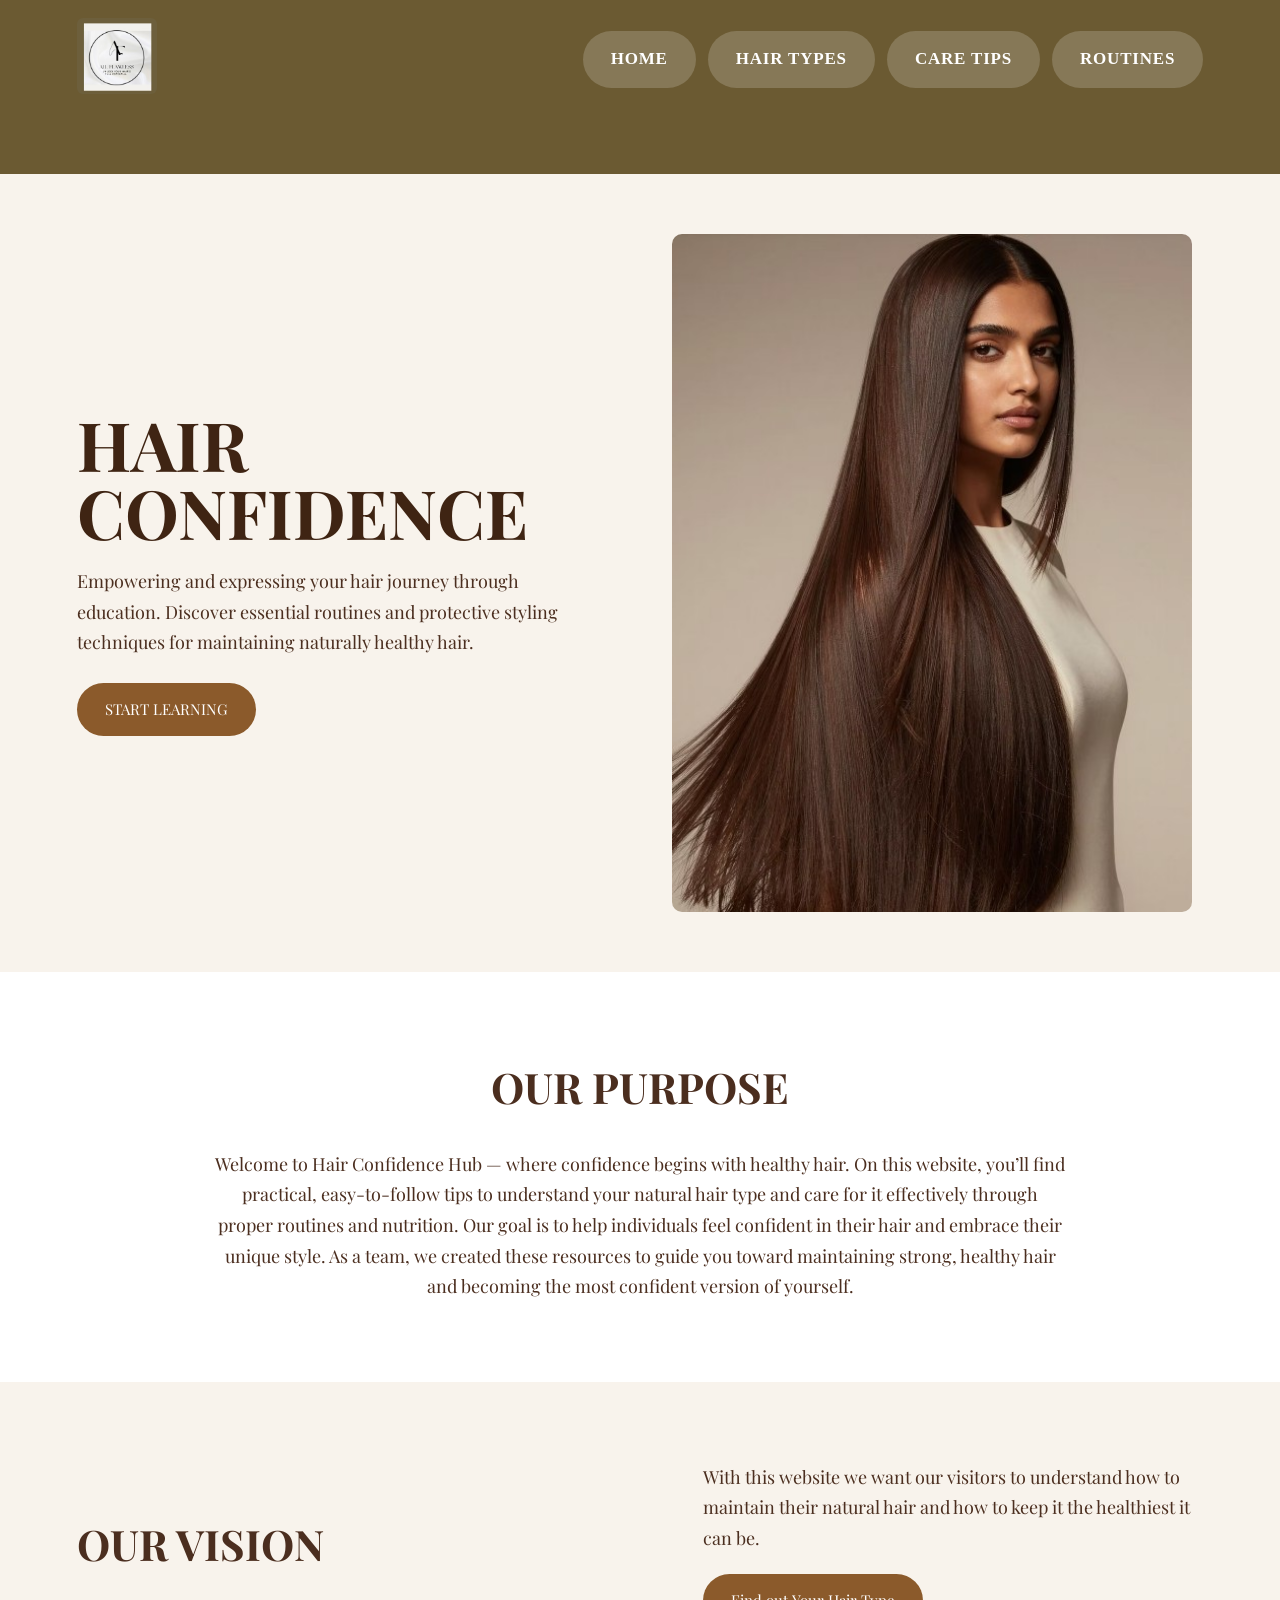
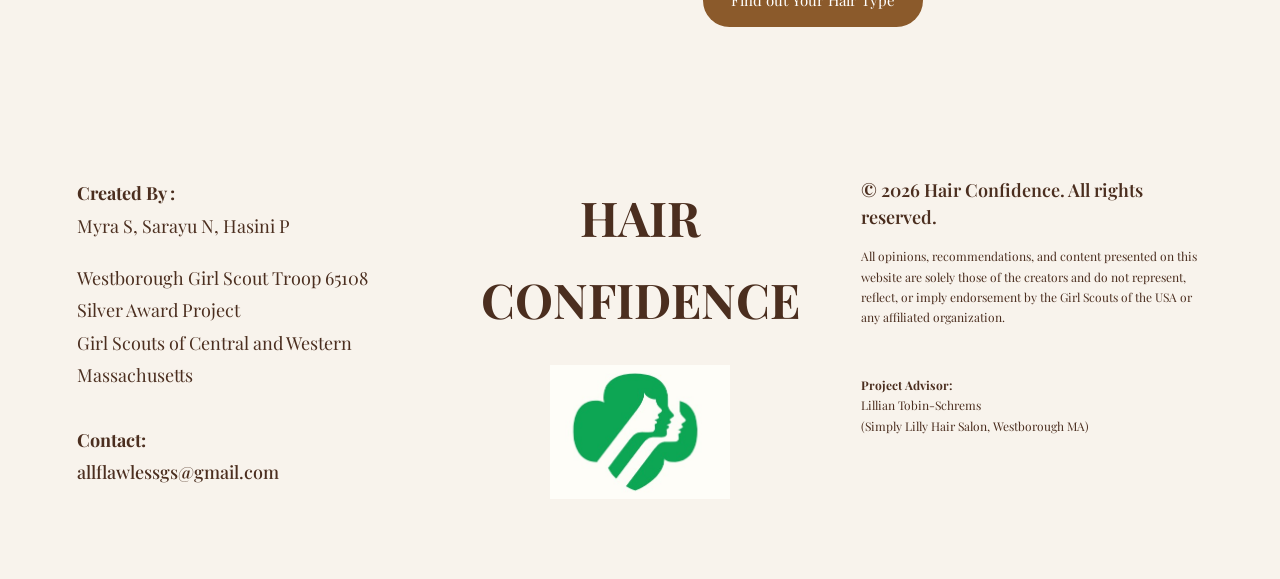
<file: index.html>
<!DOCTYPE html>
<html lang="en">
<head>
  <meta charset="UTF-8">
  <meta name="viewport" content="width=device-width, initial-scale=1.0">
  <title>Hair Confidence | Home</title>
   <!-- Google Font -->
  <link href="https://fonts.googleapis.com/css2?family=Playfair+Display:wght@600&display=swap" rel="stylesheet">

  <link rel="stylesheet" href="style.css">
</head>
<body>

  <!-- TOP NAVBAR -->
  <nav class="navbar">
    <div class="logo">
      <img src="Logo.jpg" alt="Logo">
    </div>

    <div class="nav-links">
      <a href="index.html">HOME</a>
      <a href="hair-types.html">HAIR TYPES</a>
      <a href="care-tips.html">CARE TIPS</a>
      <a href="routines.html">ROUTINES</a>
    </div>
  </nav>
<div class="announcement-bar">
  <div class="announcement-track">
    ✦ when confidence meets hair ✦
    ✦ when confidence meets hair ✦
    ✦ when confidence meets hair ✦
    ✦ when confidence meets hair ✦
  </div>
</div>
  <!-- HERO SECTION -->
  <section class="hero">
    <div class="hero-text reveal reveal-up">
      <h1>HAIR<br>CONFIDENCE</h1>

      <p>
        Empowering and expressing your hair journey through education.
        Discover essential routines and protective styling techniques
        for maintaining naturally healthy hair.
      </p>

      <a href="hair-types.html" class="btn">START LEARNING</a>
    </div>

    <div class="hero-image reveal reveal-left">
      <img src="routines-straight-hair.jpg" alt="Hair Model">
    </div>
  </section>

  <!-- OUR JOURNEY -->
  <section class="journey">
    <h2>OUR PURPOSE</h2>

    <p>
     Welcome to Hair Confidence Hub — where confidence begins with healthy hair. 
      On this website, you’ll find practical, easy-to-follow tips to understand your natural hair type and care for it effectively through proper routines and nutrition. 
      Our goal is to help individuals feel confident in their hair and embrace their unique style. 
      As a team, we created these resources to guide you toward maintaining strong, healthy hair and becoming the most confident version of yourself.
    </p>
  </section>

  <!-- MISSION STRIP -->
  <section class="mission-strip">
    <div class="mission-left">
      <h2>OUR VISION</h2>
    </div>

    <div class="mission-right">
      <p>
        With this website we want our visitors to understand
        how to maintain their natural hair and how to keep it
        the healthiest it can be.
      </p>

      <a href="hair-types.html" class="small-btn">Find out Your Hair Type</a>
    </div>
  </section>

<!-- FOOTER -->
<footer class="footer">

  <div class="footer-content">

    <!-- LEFT -->
    <div class="footer-left">
      <p><strong>Created By :</strong><br>
      Myra S, Sarayu N, Hasini P</p>

    <p>
  Westborough Girl Scout Troop 65108<br>
  Silver Award Project<br>
  Girl Scouts of Central and Western Massachusetts<br><br>

  <strong>Contact:</strong><br>
  <a href="mailto:allflawlessgs@gmail.com" class="footer-email">
    allflawlessgs@gmail.com
  </a>
</p>
    </div>

    <!-- CENTER -->
    <div class="footer-center">
      <h2>HAIR CONFIDENCE</h2>

      <img src="footer1-photo.jpg"
           alt="Girl Scouts Logo"
           class="footer-large-logo">
    </div>

    <!-- RIGHT -->
  <div class="footer-right">

  <p class="footer-main">
    © 2026 Hair Confidence. All rights reserved.
  </p>

  <p class="footer-disclaimer">
    All opinions, recommendations, and content presented on this website are solely those of the creators and do not represent, reflect, or imply endorsement by the Girl Scouts of the USA or any affiliated organization.
  </p>
<br>
<p class="footer-disclaimer advisor-space">
  <strong>Project Advisor:</strong><br>
  Lillian Tobin-Schrems<br>
  (Simply Lilly Hair Salon, Westborough MA)
</p>
</div>

  </div>

</footer><script>
function revealOnScroll() {
  let reveals = document.querySelectorAll(".reveal");

  for (let i = 0; i < reveals.length; i++) {
    let windowHeight = window.innerHeight;
    let elementTop = reveals[i].getBoundingClientRect().top;
    let elementVisible = 120;

    if (elementTop < windowHeight - elementVisible) {
      reveals[i].classList.add("active");
    }
  }
}

window.addEventListener("scroll", revealOnScroll);
window.addEventListener("load", revealOnScroll);
</script>
</body>
</html>
</file>
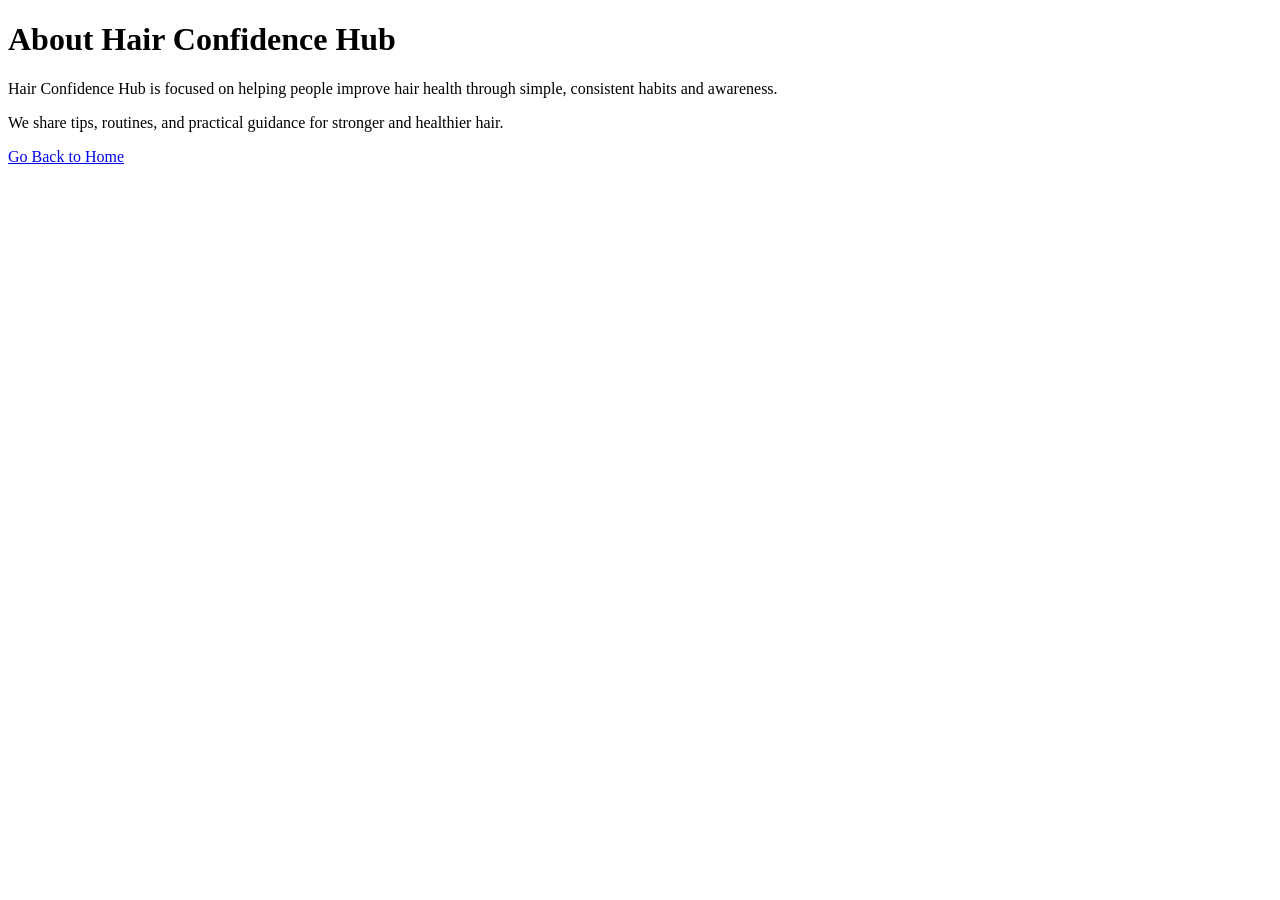
<file: about.html>
<!DOCTYPE html>
<html>
<head>
  <title>About - Hair Confidence Hub</title>
</head>
<body>

  <h1>About Hair Confidence Hub</h1>

  <p>
    Hair Confidence Hub is focused on helping people improve hair health 
    through simple, consistent habits and awareness.
  </p>

  <p>
    We share tips, routines, and practical guidance for stronger and healthier hair.
  </p>

  <!-- Link back to home -->
  <a href="index.html">Go Back to Home</a>

</body>
</html>
</file>
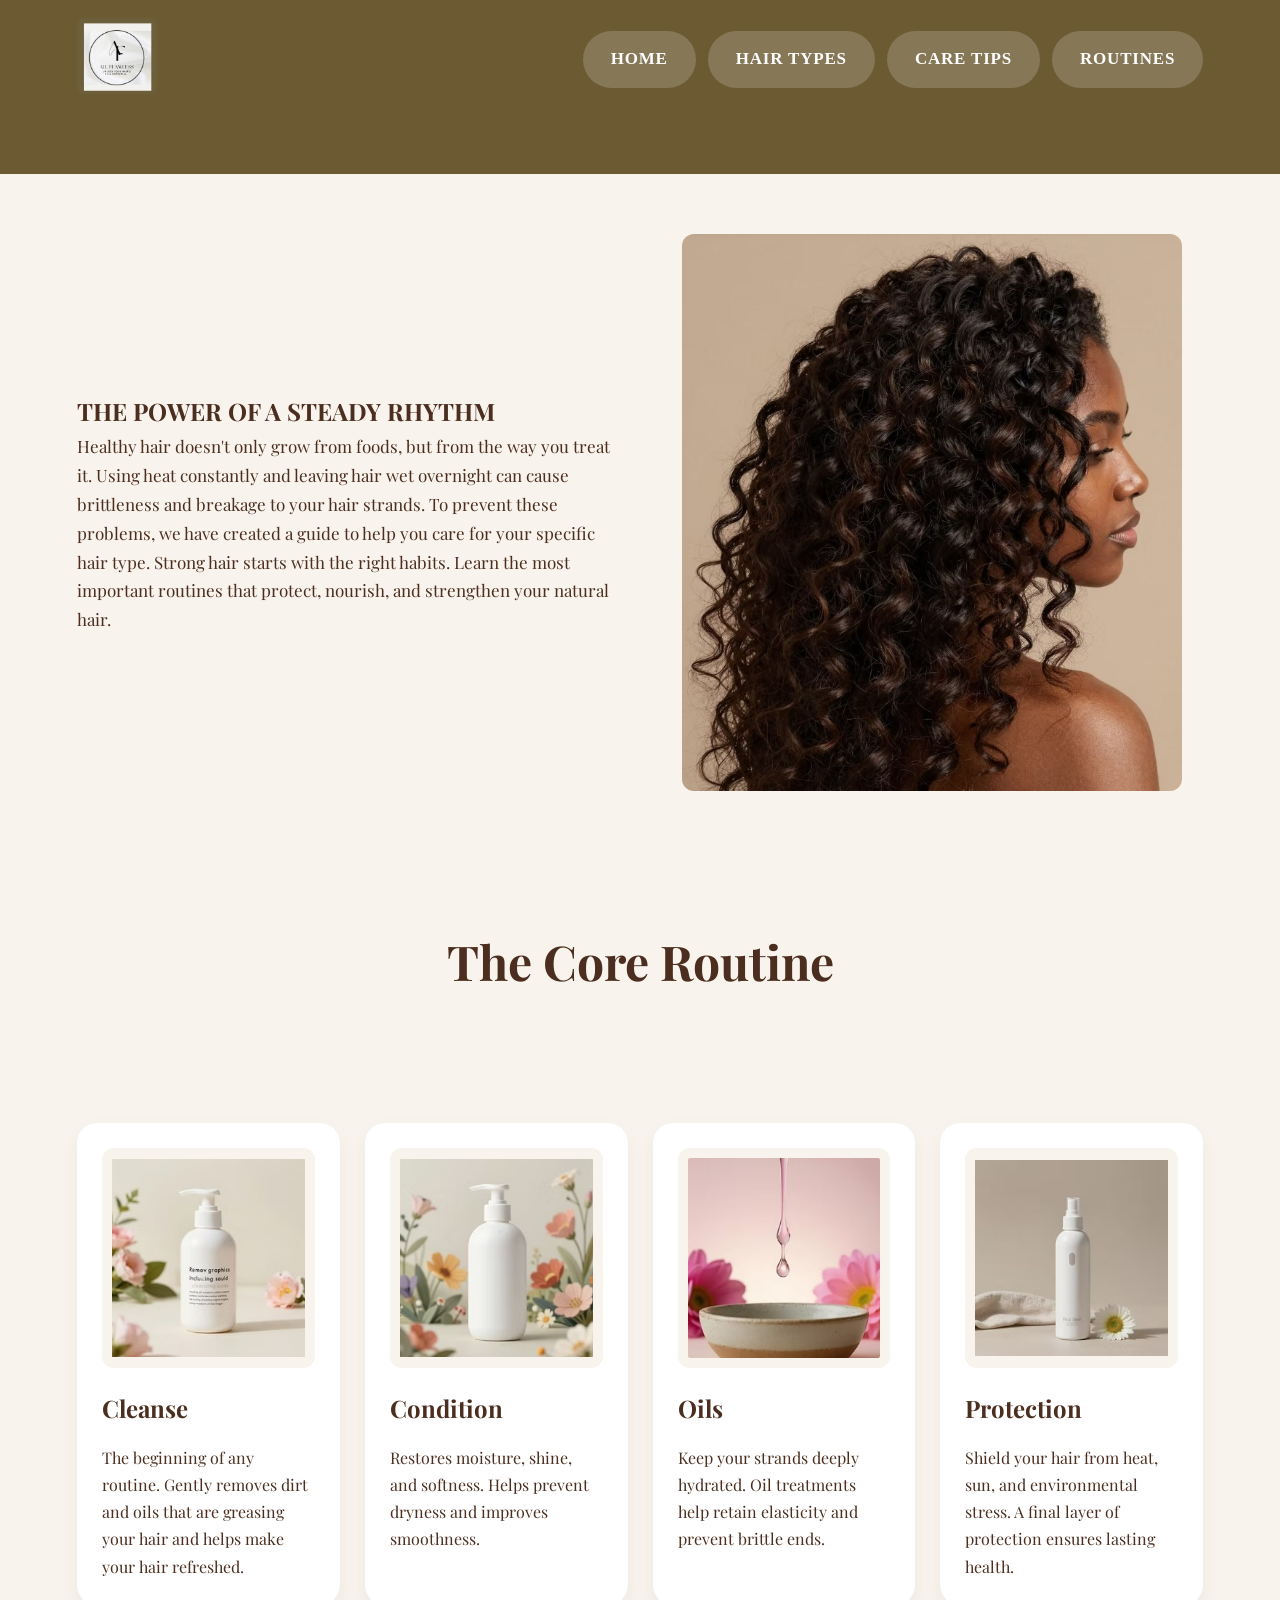
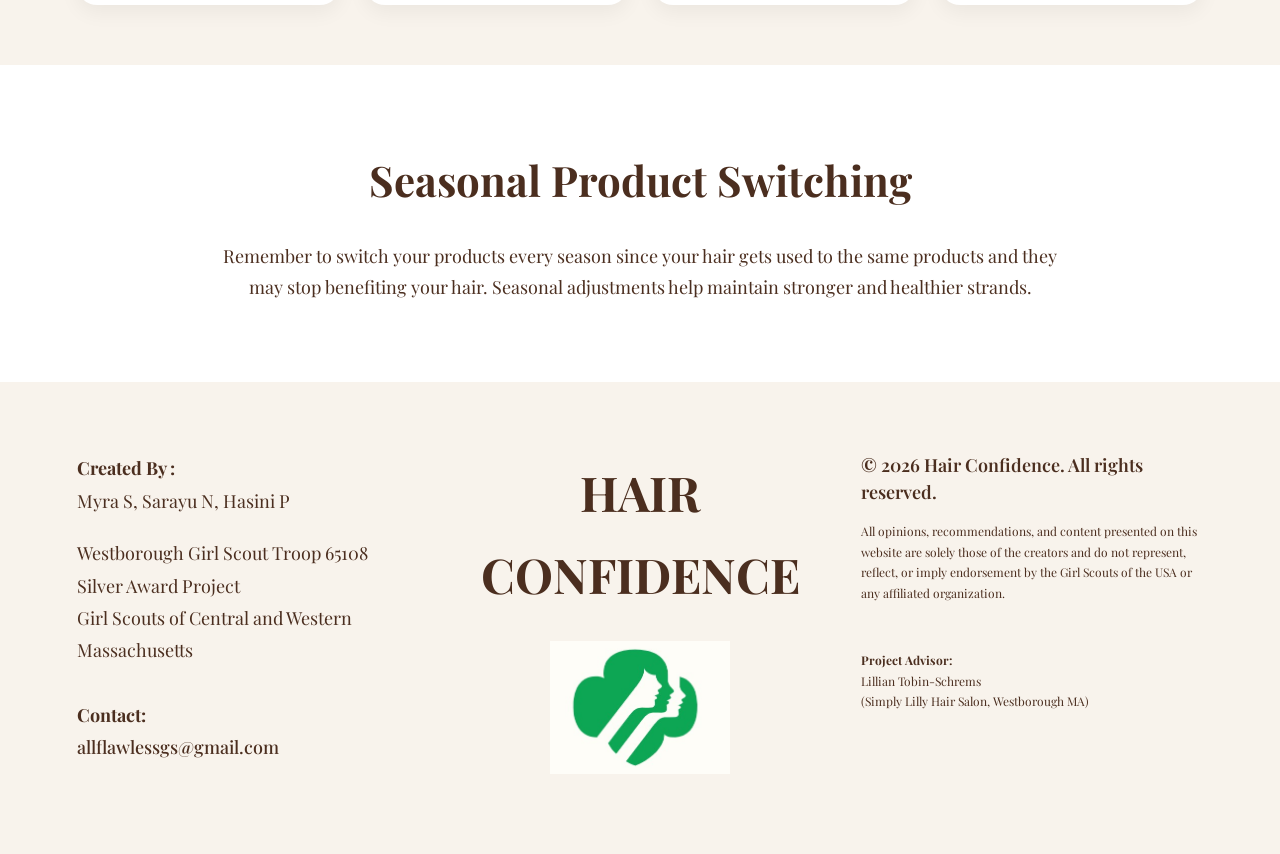
<file: care-tips.html>
<!DOCTYPE html>
<html lang="en">
<head>
  <meta charset="UTF-8">
  <meta name="viewport" content="width=device-width, initial-scale=1.0">
  <title>Hair Confidence | Care Tips</title>
   <!-- Google Font -->
  <link href="https://fonts.googleapis.com/css2?family=Playfair+Display:wght@600&display=swap" rel="stylesheet">

  <link rel="stylesheet" href="style.css">
</head>
<body>

  <!-- NAVBAR -->
  <nav class="navbar">
    <div class="logo">
      <img src="Logo.jpg" alt="Logo">
    </div>

    <div class="nav-links">
      <a href="index.html">HOME</a>
      <a href="hair-types.html">HAIR TYPES</a>
      <a href="care-tips.html">CARE TIPS</a>
      <a href="routines.html">ROUTINES</a>
    </div>
  </nav>

  <!-- MOVING BAR -->
  <div class="announcement-bar">
    <div class="announcement-track">
      ✦ when confidence meets hair ✦
      ✦ when confidence meets hair ✦
      ✦ when confidence meets hair ✦
      ✦ when confidence meets hair ✦
    </div>
  </div>

  <!-- HERO SECTION -->
  <section class="split-section">
    <div class="split-text reveal reveal-up">
      <h1>THE POWER OF A STEADY RHYTHM</h1>

      <p>
        Healthy hair doesn't only grow from foods, but from the way you treat it.
        Using heat constantly and leaving hair wet overnight can cause brittleness
        and breakage to your hair strands.

        To prevent these problems, we have created a guide to help you care for
        your specific hair type. Strong hair starts with the right habits.

        Learn the most important routines that protect, nourish, and strengthen
        your natural hair.
      </p>
    </div>

    <div class="split-image reveal reveal-left">
      <img src="care-tips-model.jpg" alt="Hair Care Model">
    </div>
  </section>

  <!-- CORE ROUTINE TITLE -->
  <section class="page-title">
    <h1>The Core Routine</h1>
  </section>

  <!-- CORE ROUTINE CARDS -->
  <section class="tips-grid">

    <div class="card">
      <img src="care-tips-cleanse.jpg" alt="Cleanse" class="follicle-img">
      <h2>Cleanse</h2>
      <p>
        The beginning of any routine. Gently removes dirt and oils
        that are greasing your hair and helps make your hair refreshed.
      </p>
    </div>

    <div class="card">
      <img src="care-tips-condition.jpg" alt="Condition" class="follicle-img">
      <h2>Condition</h2>
      <p>
        Restores moisture, shine, and softness.
        Helps prevent dryness and improves smoothness.
      </p>
    </div>

    <div class="card">
      <img src="care-tips-oils.jpg" alt="Oils" class="follicle-img">
      <h2>Oils</h2>
      <p>
        Keep your strands deeply hydrated.
        Oil treatments help retain elasticity and prevent brittle ends.
      </p>
    </div>

    <div class="card">
      <img src="care-tips-protection.jpg" alt="Protection" class="follicle-img">
      <h2>Protection</h2>
      <p>
        Shield your hair from heat, sun, and environmental stress.
        A final layer of protection ensures lasting health.
      </p>
    </div>

  </section>

  <!-- EXTRA NOTE -->
  <section class="journey">
    <h2>Seasonal Product Switching</h2>

    <p>
      Remember to switch your products every season since your hair
      gets used to the same products and they may stop benefiting your hair.
      Seasonal adjustments help maintain stronger and healthier strands.
    </p>
  </section>

  <!-- FOOTER -->
<footer class="footer">

  <div class="footer-content">

    <!-- LEFT -->
    <div class="footer-left">
      <p><strong>Created By :</strong><br>
      Myra S, Sarayu N, Hasini P</p>

     <p>
  Westborough Girl Scout Troop 65108<br>
  Silver Award Project<br>
  Girl Scouts of Central and Western Massachusetts<br><br>

  <strong>Contact:</strong><br>
  <a href="mailto:allflawlessgs@gmail.com" class="footer-email">
    allflawlessgs@gmail.com
  </a>
</p>
    </div>

    <!-- CENTER -->
    <div class="footer-center">
      <h2>HAIR CONFIDENCE</h2>

      <img src="footer1-photo.jpg"
           alt="Girl Scouts Logo"
           class="footer-large-logo">
    </div>

    <!-- RIGHT -->
    <div class="footer-right">

      <p class="footer-main">
        © 2026 Hair Confidence. All rights reserved.
      </p>

      <p class="footer-disclaimer">
        All opinions, recommendations, and content presented on this website are solely those of the creators and do not represent, reflect, or imply endorsement by the Girl Scouts of the USA or any affiliated organization.
      </p>
<br>
      <p class="footer-disclaimer advisor-space">
  <strong>Project Advisor:</strong><br>
  Lillian Tobin-Schrems<br>
  (Simply Lilly Hair Salon, Westborough MA)
</p>
    </div>

  </div>

</footer>
<script>
function revealOnScroll() {
  let reveals = document.querySelectorAll(".reveal");

  for (let i = 0; i < reveals.length; i++) {
    let windowHeight = window.innerHeight;
    let elementTop = reveals[i].getBoundingClientRect().top;
    let elementVisible = 120;

    if (elementTop < windowHeight - elementVisible) {
      reveals[i].classList.add("active");
    }
  }
}

window.addEventListener("scroll", revealOnScroll);
window.addEventListener("load", revealOnScroll);
</script>
</body>
</html>
</file>
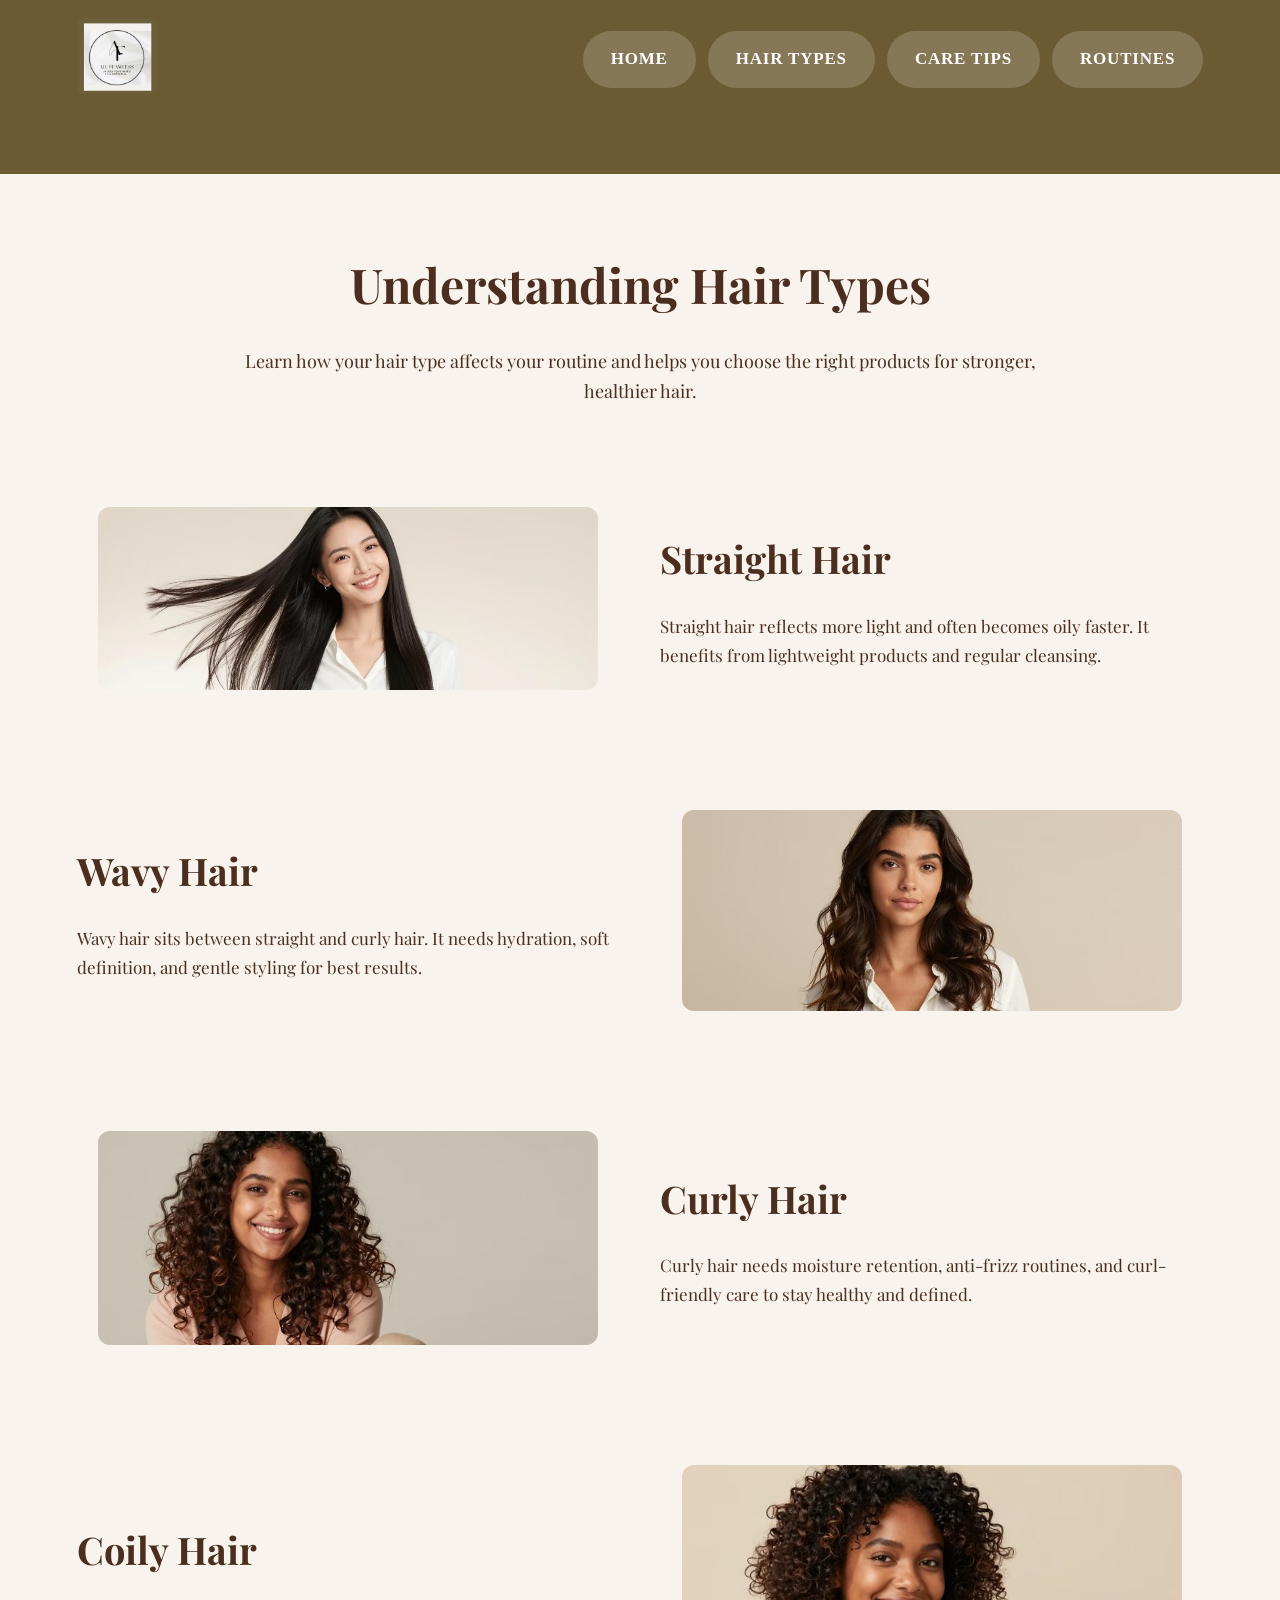
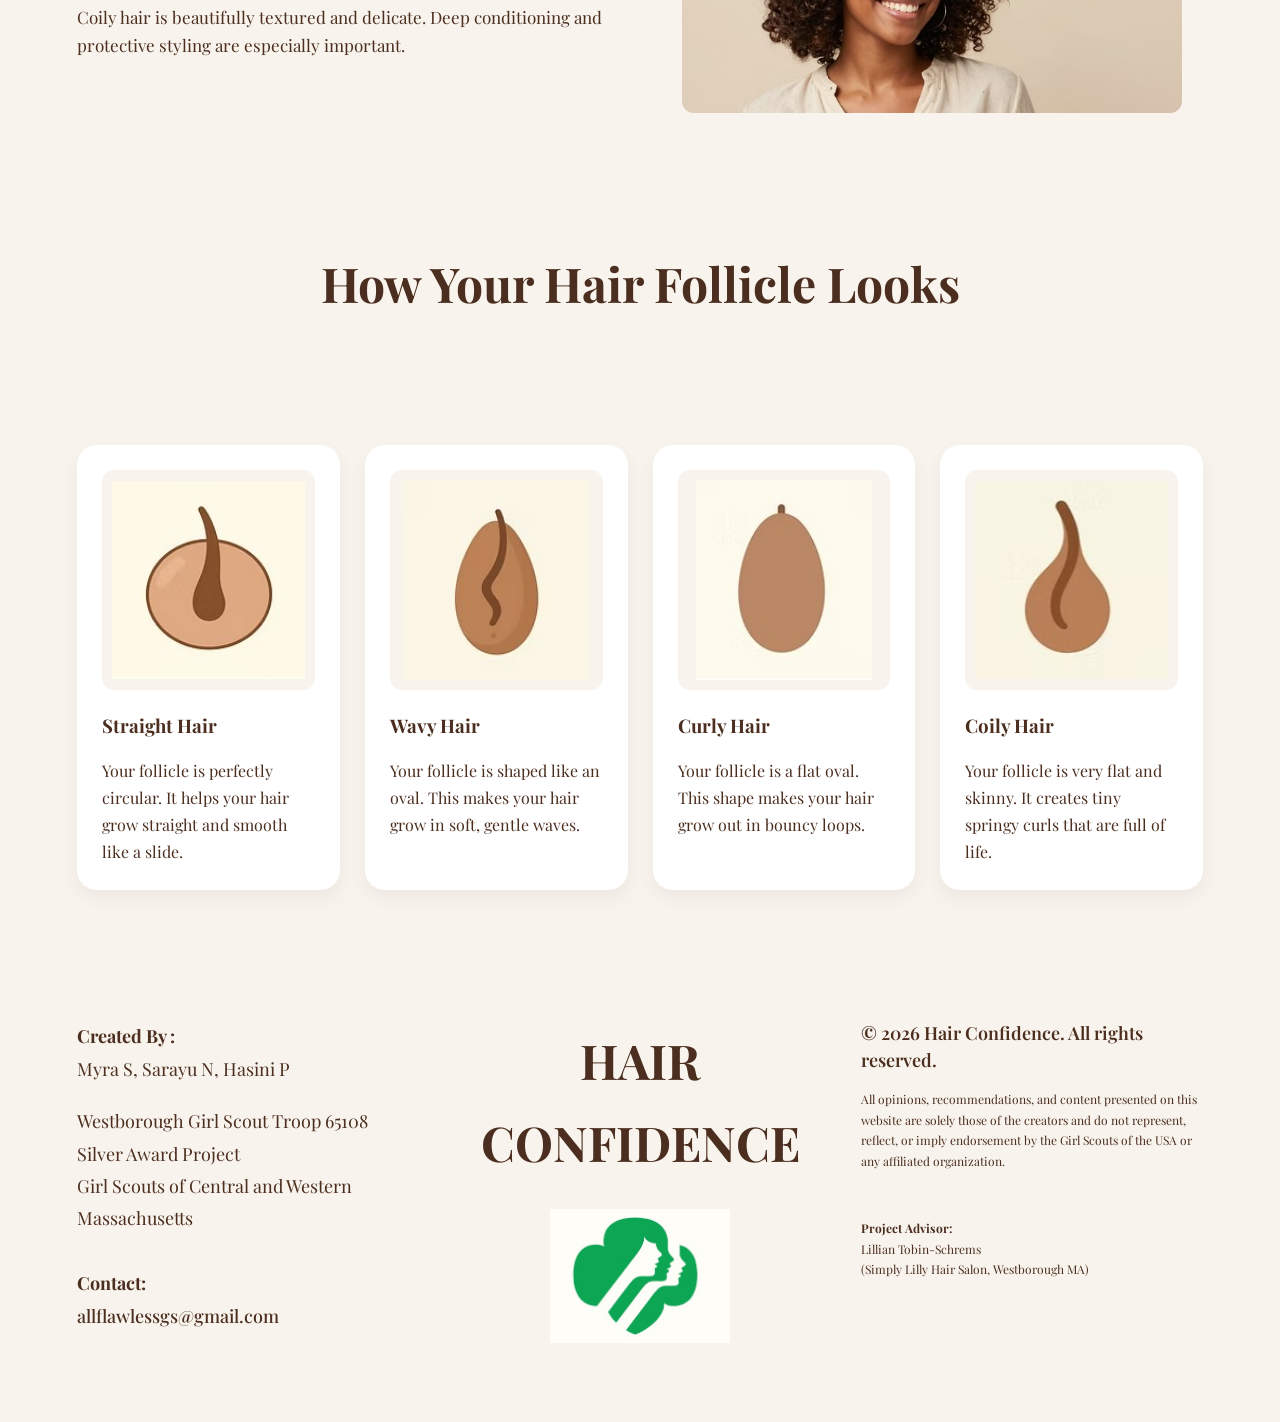
<file: hair-types.html>
<!DOCTYPE html>
<html lang="en">
<head>
  <meta charset="UTF-8">
  <meta name="viewport" content="width=device-width, initial-scale=1.0">
  <title>Hair Confidence | Hair Types</title>
   <!-- Google Font -->
  <link href="https://fonts.googleapis.com/css2?family=Playfair+Display:wght@600&display=swap" rel="stylesheet">

  <link rel="stylesheet" href="style.css">
</head>
<body>

  <!-- NAVBAR -->
  <nav class="navbar">
    <div class="logo">
      <img src="Logo.jpg" alt="Logo">
    </div>

    <div class="nav-links">
      <a href="index.html">HOME</a>
      <a href="hair-types.html">HAIR TYPES</a>
      <a href="care-tips.html">CARE TIPS</a>
      <a href="routines.html">ROUTINES</a>
    </div>
  </nav>

  <!-- MOVING BAR -->
  <div class="announcement-bar">
    <div class="announcement-track">
      ✦ when confidence meets hair ✦
      ✦ when confidence meets hair ✦
      ✦ when confidence meets hair ✦
      ✦ when confidence meets hair ✦
    </div>
  </div>

  <!-- PAGE TITLE -->
  <section class="page-title">
    <h1>Understanding Hair Types</h1>
    <p>
      Learn how your hair type affects your routine and helps
      you choose the right products for stronger, healthier hair.
    </p>
  </section>

  <!-- STRAIGHT -->
  <section class="split-section">
    <div class="split-image reveal reveal-left">
      <img src="hair-types-straight-hair.jpg" alt="Straight Hair" class="hair-type-img">
    </div>
    <div class="split-text reveal reveal-up">
      <h2>Straight Hair</h2>
      <p>
        Straight hair reflects more light and often becomes oily faster.
        It benefits from lightweight products and regular cleansing.
      </p>
    </div>
  </section>

  <!-- WAVY -->
  <section class="split-section reverse">
    <div class="split-image reveal reveal-left">
      <img src="hair-types-wavy-hair.jpg" alt="Wavy Hair" class="hair-type-img">
    </div>
    <div class="split-text reveal reveal-up">
      <h2>Wavy Hair</h2>
      <p>
        Wavy hair sits between straight and curly hair. It needs hydration,
        soft definition, and gentle styling for best results.
      </p>
    </div>
  </section>

  <!-- CURLY -->
  <section class="split-section">
    <div class="split-image reveal reveal-left">
      <img src="hair-types-curly-hair.jpg" alt="Curly Hair" class="hair-type-img">
    </div>
    <div class="split-text reveal reveal-up">
      <h2>Curly Hair</h2>
      <p>
        Curly hair needs moisture retention, anti-frizz routines,
        and curl-friendly care to stay healthy and defined.
      </p>
    </div>
  </section>

  <!-- COILY -->
  <section class="split-section reverse">
    <div class="split-image reveal reveal-left">
      <img src="hair-types-coily-hair.jpg" alt="Coily Hair" class="hair-type-img">
    </div>
    <div class="split-text reveal reveal-up">
      <h2>Coily Hair</h2>
      <p>
        Coily hair is beautifully textured and delicate.
        Deep conditioning and protective styling are especially important.
      </p>
    </div>
  </section>

  <!-- FOLLICLE SECTION -->
  <section class="page-title">
    <h1>How Your Hair Follicle Looks</h1>
  </section>

  <section class="tips-grid">

    <div class="card">
      <img src="hair-types-follicle-straight-hair.jpg" alt="Straight Follicle" class="follicle-img">
      <h3>Straight Hair</h3>
      <p>
        Your follicle is perfectly circular.
        It helps your hair grow straight and smooth like a slide.
      </p>
    </div>

    <div class="card">
      <img src="hair-types-follicle-wavy-hair.jpg" alt="Wavy Follicle" class="follicle-img">
      <h3>Wavy Hair</h3>
      <p>
        Your follicle is shaped like an oval.
        This makes your hair grow in soft, gentle waves.
      </p>
    </div>

    <div class="card">
      <img src="hair-types-follicle-curly-hair.jpg" alt="Curly Follicle" class="follicle-img">
      <h3>Curly Hair</h3>
      <p>
        Your follicle is a flat oval.
        This shape makes your hair grow out in bouncy loops.
      </p>
    </div>

    <div class="card">
      <img src="hair-types-follicle-coily-hair.jpg" alt="Coily Follicle" class="follicle-img">
      <h3>Coily Hair</h3>
      <p>
        Your follicle is very flat and skinny.
        It creates tiny springy curls that are full of life.
      </p>
    </div>

  </section>

<!-- FOOTER -->
<footer class="footer">

  <div class="footer-content">

    <!-- LEFT -->
    <div class="footer-left">
      <p><strong>Created By :</strong><br>
      Myra S, Sarayu N, Hasini P</p>

   <p>
  Westborough Girl Scout Troop 65108<br>
  Silver Award Project<br>
  Girl Scouts of Central and Western Massachusetts<br><br>

  <strong>Contact:</strong><br>
  <a href="mailto:allflawlessgs@gmail.com" class="footer-email">
    allflawlessgs@gmail.com
  </a>
</p>
    </div>

    <!-- CENTER -->
    <div class="footer-center">
      <h2>HAIR CONFIDENCE</h2>

      <img src="footer1-photo.jpg"
           alt="Girl Scouts Logo"
           class="footer-large-logo">
    </div>

    <!-- RIGHT -->
    <div class="footer-right">

      <p class="footer-main">
        © 2026 Hair Confidence. All rights reserved.
      </p>

      <p class="footer-disclaimer">
        All opinions, recommendations, and content presented on this website are solely those of the creators and do not represent, reflect, or imply endorsement by the Girl Scouts of the USA or any affiliated organization.
      </p>
<br>
      <p class="footer-disclaimer advisor-space">
  <strong>Project Advisor:</strong><br>
  Lillian Tobin-Schrems<br>
  (Simply Lilly Hair Salon, Westborough MA)
</p>
    </div>

  </div>

</footer>
<script>
function revealOnScroll() {
  let reveals = document.querySelectorAll(".reveal");

  for (let i = 0; i < reveals.length; i++) {
    let windowHeight = window.innerHeight;
    let elementTop = reveals[i].getBoundingClientRect().top;
    let elementVisible = 120;

    if (elementTop < windowHeight - elementVisible) {
      reveals[i].classList.add("active");
    }
  }
}

window.addEventListener("scroll", revealOnScroll);
window.addEventListener("load", revealOnScroll);
</script>
</body>
</html>
</file>
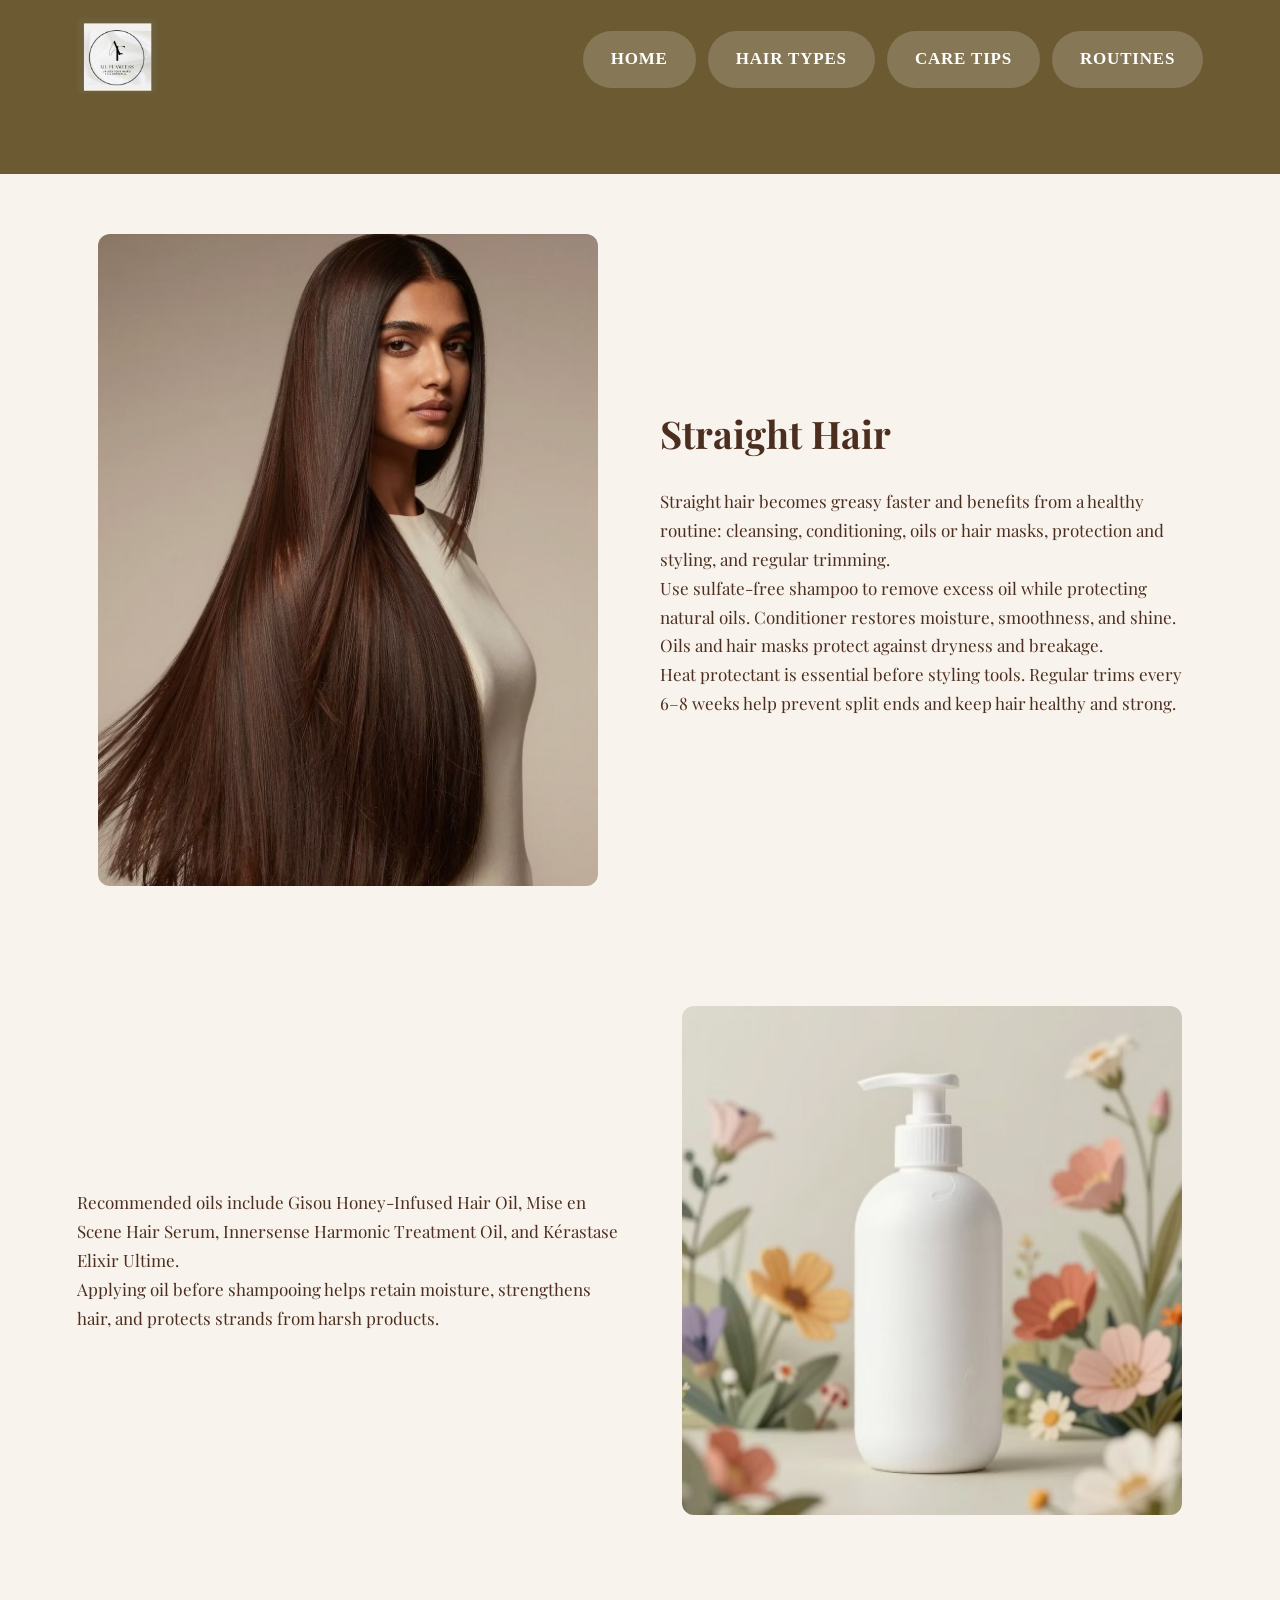
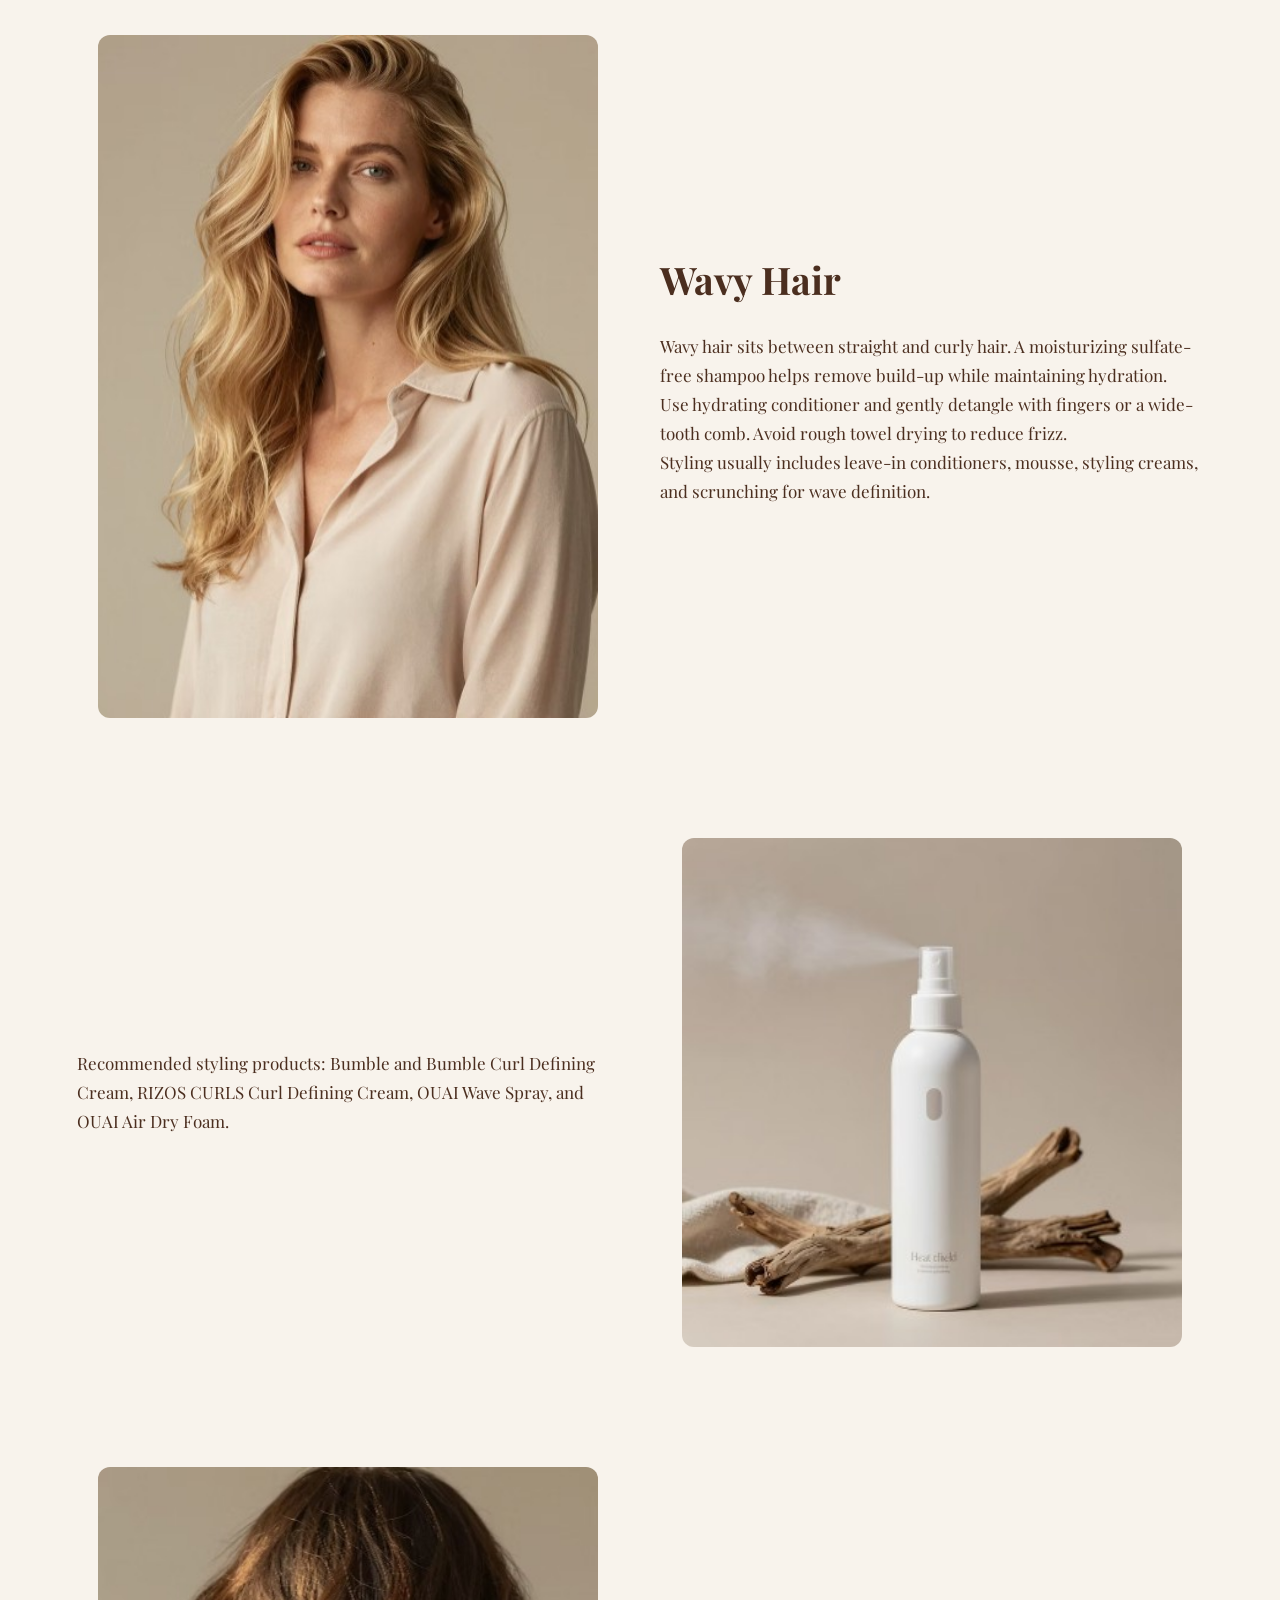
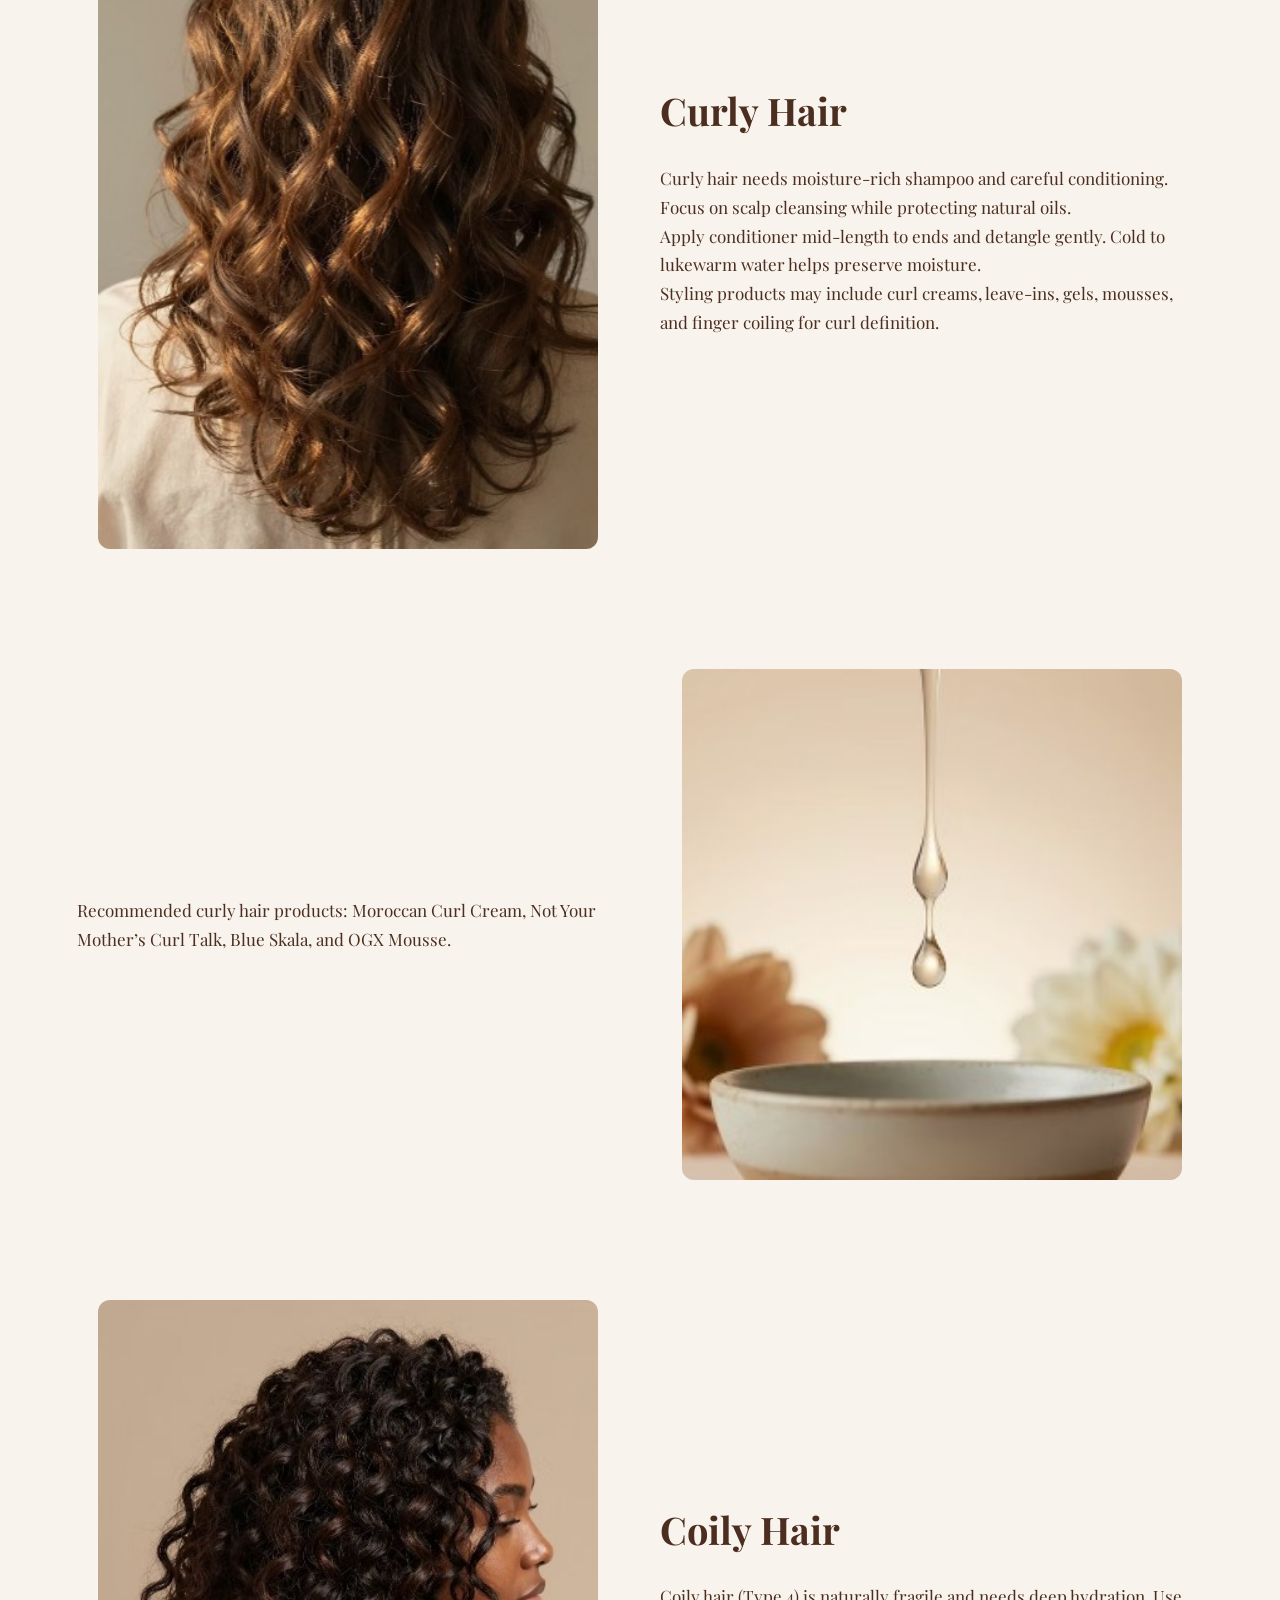
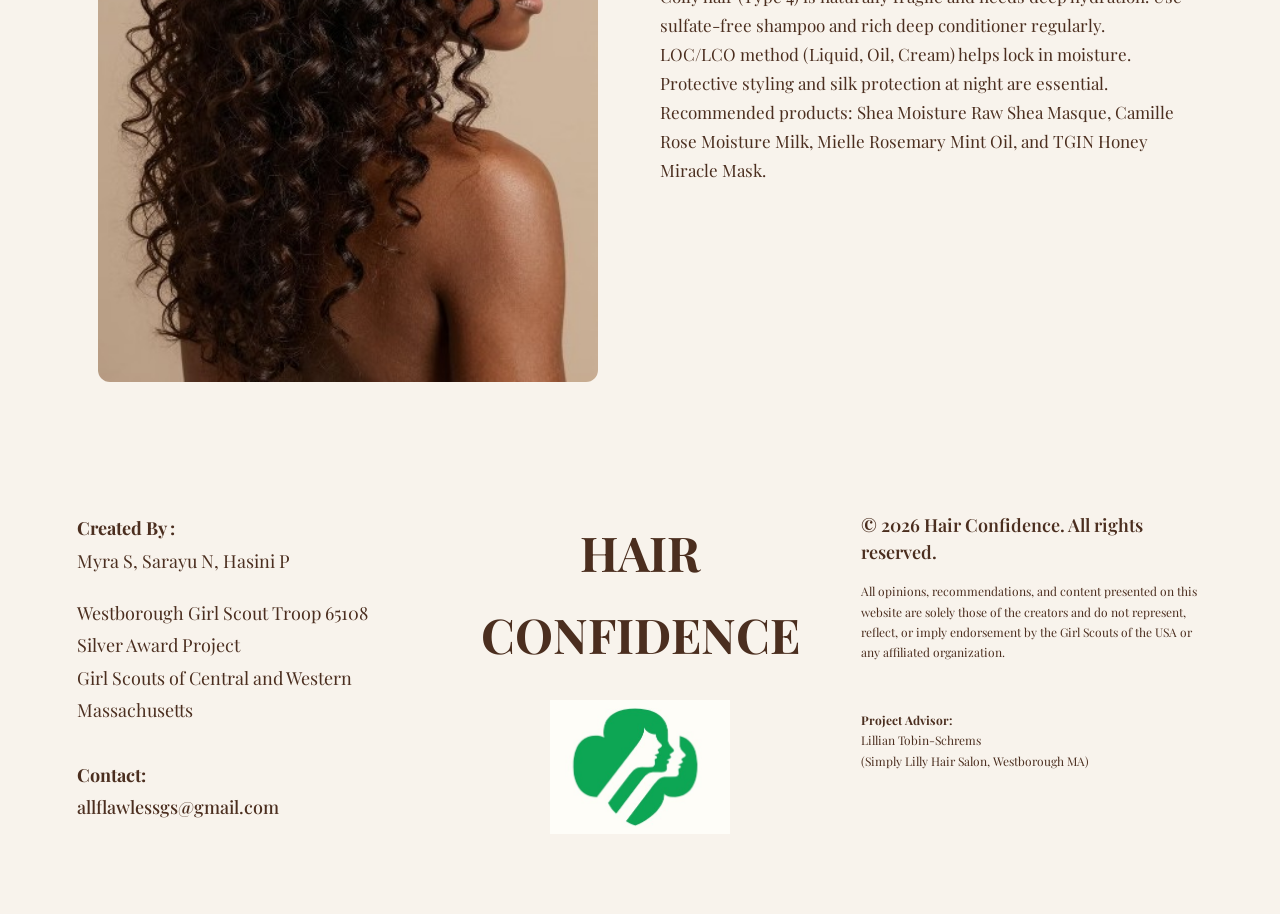
<file: routines.html>
<!DOCTYPE html>
<html lang="en">
<head>
  <meta charset="UTF-8">
  <meta name="viewport" content="width=device-width, initial-scale=1.0">
  <title>Hair Confidence | Hair Routines</title>
   <!-- Google Font -->
  <link href="https://fonts.googleapis.com/css2?family=Playfair+Display:wght@600&display=swap" rel="stylesheet">

  <link rel="stylesheet" href="style.css">
</head>
<body>

  <!-- NAVBAR -->
  <nav class="navbar">
    <div class="logo">
      <img src="Logo.jpg" alt="Logo">
    </div>

    <div class="nav-links">
      <a href="index.html">HOME</a>
      <a href="hair-types.html">HAIR TYPES</a>
      <a href="care-tips.html">CARE TIPS</a>
      <a href="routines.html">ROUTINES</a>
    </div>
  </nav>

  <!-- MOVING BAR -->
  <div class="announcement-bar">
    <div class="announcement-track">
      ✦ when confidence meets hair ✦
      ✦ when confidence meets hair ✦
      ✦ when confidence meets hair ✦
      ✦ when confidence meets hair ✦
    </div>
  </div>

  <!-- STRAIGHT HAIR -->
  <section class="split-section">
    <div class="split-image reveal reveal-left">
      <img src="routines-straight-hair.jpg" alt="Straight Hair">
    </div>

    <div class="split-text reveal reveal-up">
      <h2>Straight Hair</h2>
      <p>
        Straight hair becomes greasy faster and benefits from a healthy routine:
        cleansing, conditioning, oils or hair masks, protection and styling,
        and regular trimming.
      </p>

      <p>
        Use sulfate-free shampoo to remove excess oil while protecting natural oils.
        Conditioner restores moisture, smoothness, and shine.
        Oils and hair masks protect against dryness and breakage.
      </p>

      <p>
        Heat protectant is essential before styling tools.
        Regular trims every 6–8 weeks help prevent split ends
        and keep hair healthy and strong.
      </p>
    </div>
  </section>

  <section class="split-section reverse">
    <div class="split-image reveal reveal-left">
      <img src="routines-straight-hair1.jpg" alt="Straight Hair Products">
    </div>

    <div class="split-text reveal reveal-up">
      <p>
        Recommended oils include Gisou Honey-Infused Hair Oil,
        Mise en Scene Hair Serum, Innersense Harmonic Treatment Oil,
        and Kérastase Elixir Ultime.
      </p>

      <p>
        Applying oil before shampooing helps retain moisture,
        strengthens hair, and protects strands from harsh products.
      </p>
    </div>
  </section>

  <!-- WAVY HAIR -->
  <section class="split-section">
    <div class="split-image reveal reveal-left">
      <img src="routines-wavy-hair.jpg" alt="Wavy Hair">
    </div>

    <div class="split-text reveal reveal-up">
      <h2>Wavy Hair</h2>
      <p>
        Wavy hair sits between straight and curly hair.
        A moisturizing sulfate-free shampoo helps remove build-up
        while maintaining hydration.
      </p>

      <p>
        Use hydrating conditioner and gently detangle with fingers
        or a wide-tooth comb. Avoid rough towel drying to reduce frizz.
      </p>

      <p>
        Styling usually includes leave-in conditioners, mousse,
        styling creams, and scrunching for wave definition.
      </p>
    </div>
  </section>

  <section class="split-section reverse">
    <div class="split-image reveal reveal-left">
      <img src="routines-wavy-hair1.jpg" alt="Wavy Hair Styling">
    </div>

    <div class="split-text reveal reveal-up">
      <p>
        Recommended styling products:
        Bumble and Bumble Curl Defining Cream,
        RIZOS CURLS Curl Defining Cream,
        OUAI Wave Spray,
        and OUAI Air Dry Foam.
      </p>
    </div>
  </section>

  <!-- CURLY HAIR -->
  <section class="split-section">
    <div class="split-image reveal reveal-left">
      <img src="routines-curly-hair.jpg" alt="Curly Hair">
    </div>

    <div class="split-text reveal reveal-up">
      <h2>Curly Hair</h2>
      <p>
        Curly hair needs moisture-rich shampoo and careful conditioning.
        Focus on scalp cleansing while protecting natural oils.
      </p>

      <p>
        Apply conditioner mid-length to ends and detangle gently.
        Cold to lukewarm water helps preserve moisture.
      </p>

      <p>
        Styling products may include curl creams, leave-ins,
        gels, mousses, and finger coiling for curl definition.
      </p>
    </div>
  </section>

  <section class="split-section reverse">
    <div class="split-image reveal reveal-left">
      <img src="routines-curly-hair1.jpg" alt="Curly Hair Oils">
    </div>

    <div class="split-text reveal reveal-up">
      <p>
        Recommended curly hair products:
        Moroccan Curl Cream,
        Not Your Mother’s Curl Talk,
        Blue Skala,
        and OGX Mousse.
      </p>
    </div>
  </section>

  <!-- COILY HAIR -->
  <section class="split-section">
    <div class="split-image reveal reveal-left">
      <img src="routines-coily-hair.jpg" alt="Coily Hair">
    </div>

    <div class="split-text reveal reveal-up">
      <h2>Coily Hair</h2>
      <p>
        Coily hair (Type 4) is naturally fragile and needs deep hydration.
        Use sulfate-free shampoo and rich deep conditioner regularly.
      </p>

      <p>
        LOC/LCO method (Liquid, Oil, Cream) helps lock in moisture.
        Protective styling and silk protection at night are essential.
      </p>

      <p>
        Recommended products:
        Shea Moisture Raw Shea Masque,
        Camille Rose Moisture Milk,
        Mielle Rosemary Mint Oil,
        and TGIN Honey Miracle Mask.
      </p>
    </div>
  </section>

<!-- FOOTER -->
<footer class="footer">

  <div class="footer-content">

    <!-- LEFT -->
    <div class="footer-left">
      <p><strong>Created By :</strong><br>
      Myra S, Sarayu N, Hasini P</p>

    <p>
  Westborough Girl Scout Troop 65108<br>
  Silver Award Project<br>
  Girl Scouts of Central and Western Massachusetts<br><br>

  <strong>Contact:</strong><br>
  <a href="mailto:allflawlessgs@gmail.com" class="footer-email">
    allflawlessgs@gmail.com
  </a>
</p>
    </div>

    <!-- CENTER -->
    <div class="footer-center">
      <h2>HAIR CONFIDENCE</h2>

      <img src="footer1-photo.jpg"
           alt="Girl Scouts Logo"
           class="footer-large-logo">
    </div>

    <!-- RIGHT -->
    <div class="footer-right">

      <p class="footer-main">
        © 2026 Hair Confidence. All rights reserved.
      </p>

      <p class="footer-disclaimer">
        All opinions, recommendations, and content presented on this website are solely those of the creators and do not represent, reflect, or imply endorsement by the Girl Scouts of the USA or any affiliated organization.
      </p>
<br>
      <p class="footer-disclaimer advisor-space">
  <strong>Project Advisor:</strong><br>
  Lillian Tobin-Schrems<br>
  (Simply Lilly Hair Salon, Westborough MA)
</p>
    </div>

  </div>

</footer>
<script>
function revealOnScroll() {
  let reveals = document.querySelectorAll(".reveal");

  for (let i = 0; i < reveals.length; i++) {
    let windowHeight = window.innerHeight;
    let elementTop = reveals[i].getBoundingClientRect().top;
    let elementVisible = 120;

    if (elementTop < windowHeight - elementVisible) {
      reveals[i].classList.add("active");
    }
  }
}

window.addEventListener("scroll", revealOnScroll);
window.addEventListener("load", revealOnScroll);
</script>
</body>
</html>
</file>
<file: style.css>
/* RESET */
* {
  margin: 0;
  padding: 0;
  box-sizing: border-box;
}

/* IMPORTANT FIX */
html, body {
  width: 100%;
  overflow-x: hidden;
}

/* BODY */
body {
font-family: "Playfair Display", serif;
  background: #f8f3ec;
  color: #4b2e1f;
  line-height: 1.7;
}

/* NAVBAR */
.navbar {
  background: #6b5a32;
  display: flex;
  justify-content: space-between;
  align-items: center;
  padding: 18px 6%;
  flex-wrap: wrap;
}

.logo img {
  width: 80px;
  height: auto;
  border-radius: 6px;
}

/* NAV LINKS */
.nav-links {
  display: flex;
  flex-wrap: wrap;
  gap: 12px;
  justify-content: center;
}

.nav-links a {
  text-decoration: none;
  color: white;
  font-size: 17px;
  font-weight: 600;
  letter-spacing: 0.8px;
  padding: 14px 28px;
  border-radius: 30px;
  background: rgba(255,255,255,0.18);
  transition: 0.3s ease;
  font-family: "Georgia", serif;
}

.nav-links a:hover {
  background: white;
  color: #5a3a22;
  transform: translateY(-2px);
}
/* MOVING ANNOUNCEMENT BAR */
.announcement-bar {
  background: #6b5a32;
  color: #f8f3ec;
  overflow: hidden;
  white-space: nowrap;
  padding: 12px 0;
  position: relative;
  width: 100%;
}

.announcement-track {
  display: inline-block;
  font-size: 18px;
  font-weight: 600;
  letter-spacing: 1px;
  padding-left: 100%;
  animation: moveText 20s linear infinite;
}

@keyframes moveText {
  0% {
    transform: translateX(0);
  }

  100% {
    transform: translateX(-100%);
  }
}
/* HERO SECTION */
.hero {
  display: flex;
  align-items: center;
  justify-content: space-between;
  padding: 60px 6%;
  gap: 40px;
  flex-wrap: wrap;
  background: #f8f3ec;
}

.hero-text {
  flex: 1;
  min-width: 280px;
}

.hero-text h1 {
  font-size: 68px;
  line-height: 1;
  margin-bottom: 20px;
  color: #3f2413;
}

.hero-text p {
  font-size: 18px;
  margin-bottom: 25px;
  max-width: 520px;
}

.hero-image {
  flex: 1;
  min-width: 280px;
}

.hero-image img {
  width: 100%;
  max-width: 520px;
  height: auto;
  border-radius: 10px;
  display: block;
  margin: auto;
}

/* BUTTONS */
.btn,
.small-btn {
  display: inline-block;
  background: #8b5a2b;
  color: white;
  text-decoration: none;
  padding: 14px 28px;
  border-radius: 30px;
  transition: 0.3s;
  font-size: 15px;
}

.btn:hover,
.small-btn:hover {
  background: #6f431f;
}

/* PAGE TITLE */
.page-title {
  text-align: center;
  padding: 70px 6% 40px;
}

.page-title h1 {
  font-size: 48px;
  margin-bottom: 20px;
  color: #4b2e1f;
}

.page-title p {
  max-width: 800px;
  margin: auto;
  font-size: 18px;
}

/* OUR JOURNEY */
.journey {
  text-align: center;
  padding: 80px 6%;
  background: white;
}

.journey h2 {
  font-size: 42px;
  margin-bottom: 25px;
}

.journey p {
  max-width: 850px;
  margin: auto;
  font-size: 18px;
}

/* MISSION STRIP */
.mission-strip {
  display: flex;
  justify-content: space-between;
  align-items: center;
  padding: 80px 6%;
  gap: 40px;
  flex-wrap: wrap;
}

.mission-left {
  flex: 1;
  min-width: 280px;
}

.mission-left h2 {
  font-size: 42px;
}

.mission-right {
  flex: 1;
  min-width: 280px;
  max-width: 500px;
}

.mission-right p {
  margin-bottom: 20px;
  font-size: 18px;
}

/* SPLIT SECTION */
.split-section {
  display: flex;
  align-items: center;
  gap: 40px;
  padding: 60px 6%;
  flex-wrap: wrap;
}

.reverse {
  flex-direction: row-reverse;
}

.split-image,
.split-text {
  flex: 1;
  min-width: 280px;
}

.split-image {
  overflow: hidden;
}

/* HAIR TYPE SECTION IMAGES FIX */
.split-image img {
  width: 100%;
  max-width: 500px;
  height: auto;
  border-radius: 12px;
  display: block;
  margin: auto;
}
/* ONLY for Hair Types page */
.hair-type-img {
  width: 100%;
  max-width: 500px;
  height: 340px;
  object-fit: cover;
  border-radius: 12px;
  display: block;
}
.split-text h2 {
  font-size: 38px;
  margin-bottom: 20px;
}

.split-text p {
  font-size: 17px;
}

/* GRID SECTION */
.tips-grid {
  display: grid;
  grid-template-columns: repeat(auto-fit, minmax(250px, 1fr));
  padding: 60px 6%;
  gap: 25px;
}
/* CARD IMAGES FIX */
/* FOLLICLE IMAGES FIX */
.follicle-img {
  width: 100%;
  height: 220px;
  object-fit: contain;
  background: #f8f3ec;
  display: block;
  border-radius: 12px;
  margin-bottom: 20px;
  padding: 10px;
}
/* CARD */
.card {
  background: white;
  padding: 25px;
  border-radius: 20px;
  box-shadow: 0 8px 20px rgba(0,0,0,0.05);
  overflow: hidden;
}

.card h2,
.card h3 {
  margin-bottom: 15px;
  color: #4b2e1f;
}

.card p {
  font-size: 16px;
}

/* FOOTER */
.footer {
  background: #f8f3ec;
  padding: 70px 6%;
}

/* Main 3-column layout */
.footer-content {
  display: flex;
  justify-content: space-between;
  align-items: flex-start;
  gap: 50px;
  flex-wrap: nowrap;
}

/* All 3 columns */
.footer-left,
.footer-center,
.footer-right {
  flex: 1;
}

/* LEFT SECTION */
.footer-left p {
  margin-bottom: 20px;
  font-size: 18px;
  line-height: 1.8;
  color: #4b2e1f;
}

/* CENTER SECTION */
.footer-center {
  text-align: center;
}

.footer-center h2 {
  font-size: 48px;
  margin-bottom: 25px;
  color: #4b2e1f;
}

.footer-large-logo {
  width: 180px;
  height: auto;
  display: block;
  margin: 0 auto;
}

/* RIGHT SECTION */
.footer-right {
  text-align: left;
}

.footer-right .footer-main {
  font-size: 18px;
  font-weight: 600;
  margin-bottom: 15px;
  line-height: 1.5;
  color: #4b2e1f;
}

.footer-right .footer-disclaimer {
  font-size: 12px;
  font-weight: 400;
  line-height: 1.7;
  max-width: 450px;
  color: #4b2e1f;
}
/* MOBILE RESPONSIVE */
@media (max-width: 900px) {
  .hero,
  .split-section,
  .mission-strip,
  .footer-content {
    flex-direction: column;
    text-align: center;
  }

  .reverse {
    flex-direction: column;
  }

  .hero-text h1 {
    font-size: 42px;
  }

  .page-title h1,
  .journey h2,
  .mission-left h2,
  .footer h2 {
    font-size: 32px;
  }

  .navbar {
    justify-content: center;
    gap: 20px;
  }

  .footer-large-logo {
    margin: 20px auto;
  }
}
/* SCROLL ANIMATIONS */

/* hidden before animation */
.reveal {
  opacity: 0;
  transition: all 1s ease;
}

/* image animation: left to right */
.reveal-left {
  transform: translateX(-100px);
}

/* text animation: bottom to top */
.reveal-up {
  transform: translateY(80px);
}

/* visible state */
.reveal.active {
  opacity: 1;
  transform: translateX(0) translateY(0);
}

.footer-email {
  color: #4b2e1f;
  text-decoration: none;
  font-weight: 500;
}

.footer-email:hover {
  text-decoration: underline;
}
.advisor-space {
  margin-top: 20px;
}
</file>
